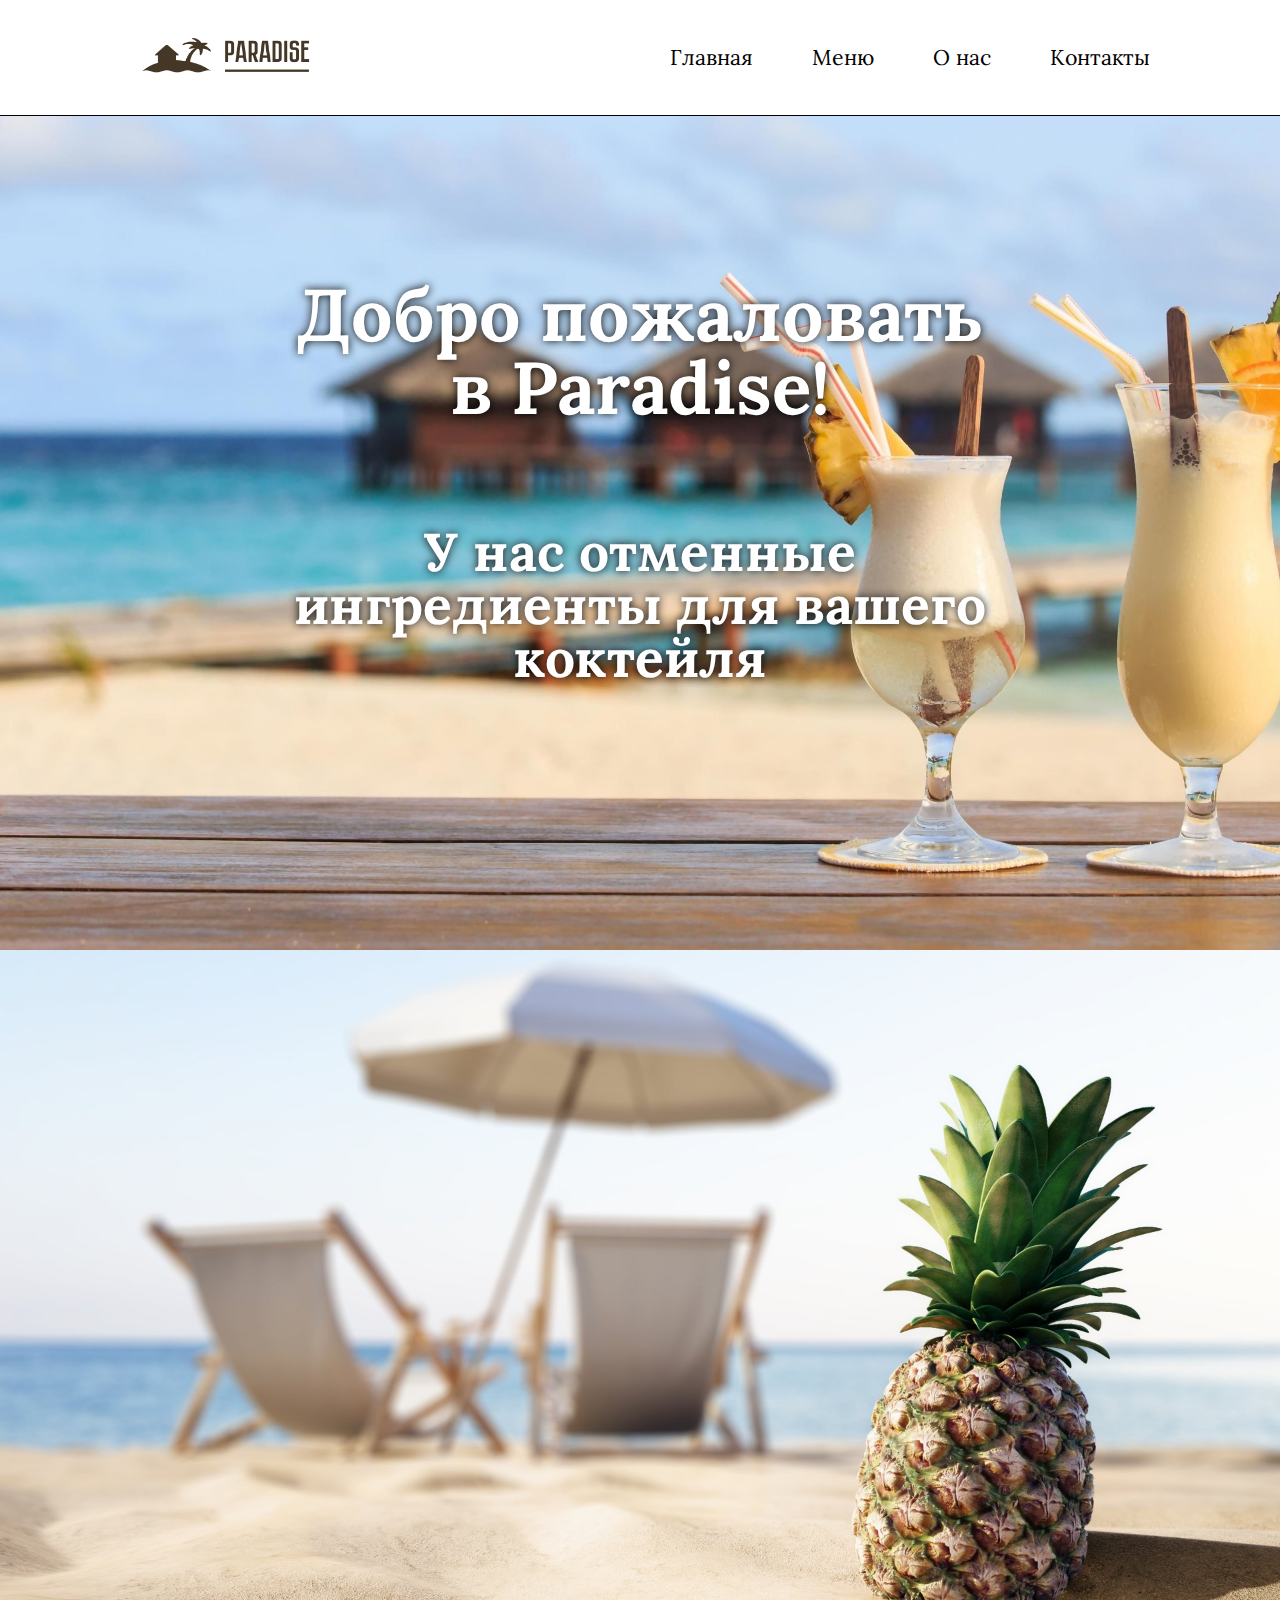
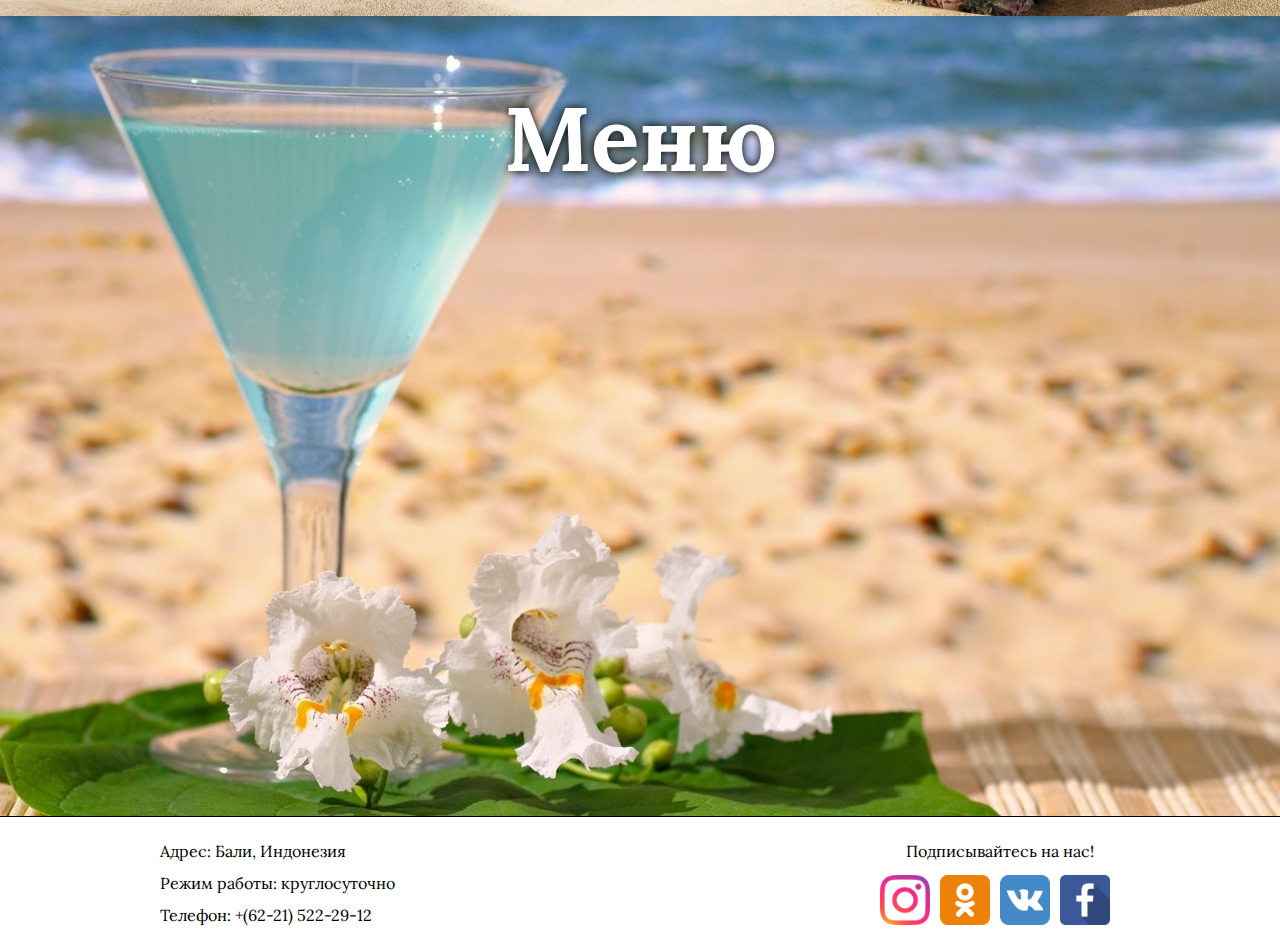
<file: index.html>
<!DOCTYPE html>
<html lang="en">
  <head id="head"> </head>
  <body>
    <header id="header"></header>
    <script async src="./js/header.js"></script>

    <main>
      <div id="first_block">
        <div class="inner_text">
          <h1 class="inner_text_hello">Добро пожаловать в Paradise!</h1>
          <h2 class="inner_text_hello_txt">
            У нас отменные ингредиенты для вашего коктейля
          </h2>
        </div>
      </div>
      <div id="second_block">
        <div class="inner_text">
          <h1 class="inner_text_who">Кто мы такие?</h1>
          <h2 class="inner_text_who_txt">
            Мы - небольшой, независимый бар на фантастическом острове,
            предлагающий комфортную атмосферу, превосходные напитки и
            обслуживание. Мы предлагаем широкий выбор всеми любимых коктейлей.
          </h2>
          <br /><br /><br /><br /><br /><br /><br /><br /><br />
          <div class="morebtn">
            <a href="About.html">О нас &#8594;</a>
          </div>
        </div>
      </div>
      <div id="third_block">
        <div id="menu_bar">
          <h2>Меню</h2>
          <div id="menu_bar_container">
            <div class="abob">
              <a href="desert.html">
                <div class="menu_bar_item">
                  <div class="menu_bar_item_text">Десерты</div>
                </div>
              </a>
            </div>

            <div class="abob">
              <a href="koktail.html">
                <div class="menu_bar_item">
                  <div class="menu_bar_item_text">Коктейли</div>
                </div>
              </a>
            </div>

            <div class="abob">
              <a href="zakuski.html">
                <div class="menu_bar_item">
                  <div class="menu_bar_item_text">Блюда</div>
                </div>
              </a>
            </div>
          </div>
        </div>
      </div>
    </main>
    <footer id="footer"></footer>
    <script async src="./js/footer.js"></script>
    <script src="./js/script.js"></script>
  </body>
</html>
</file>
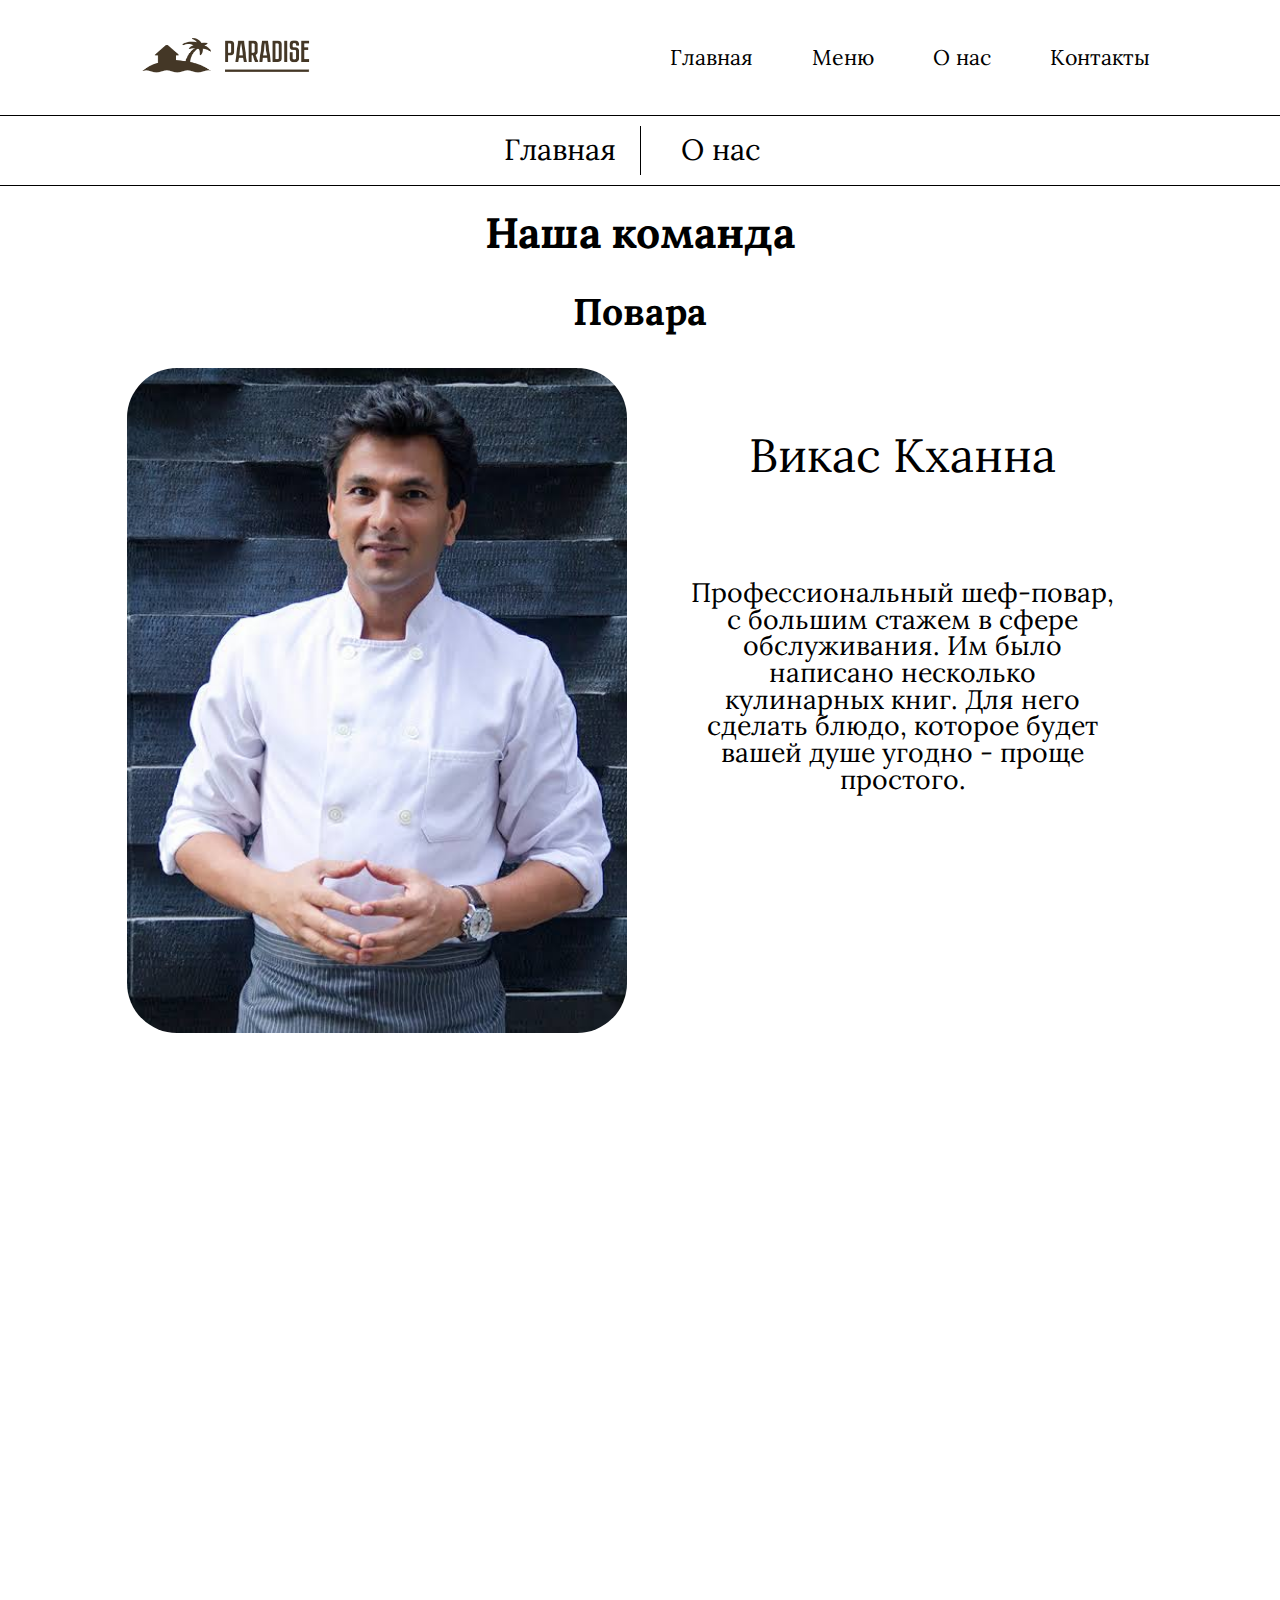
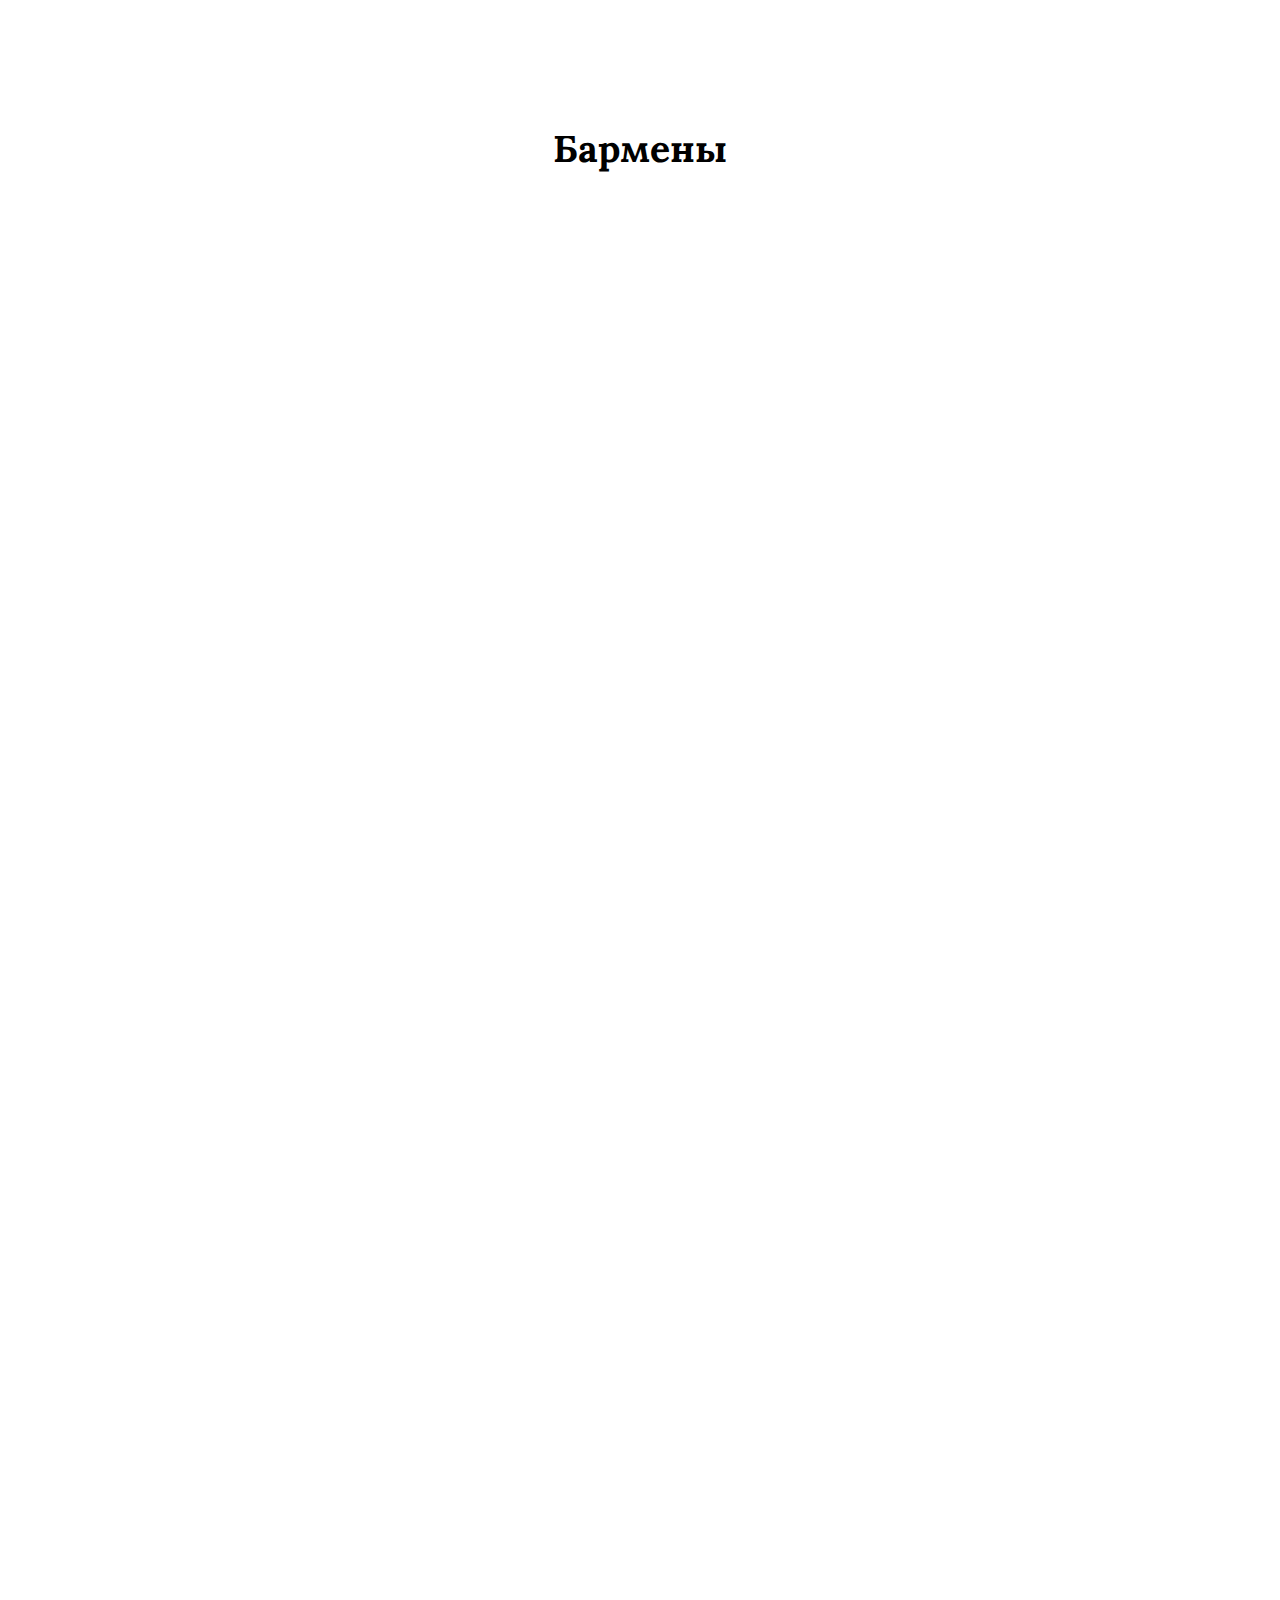
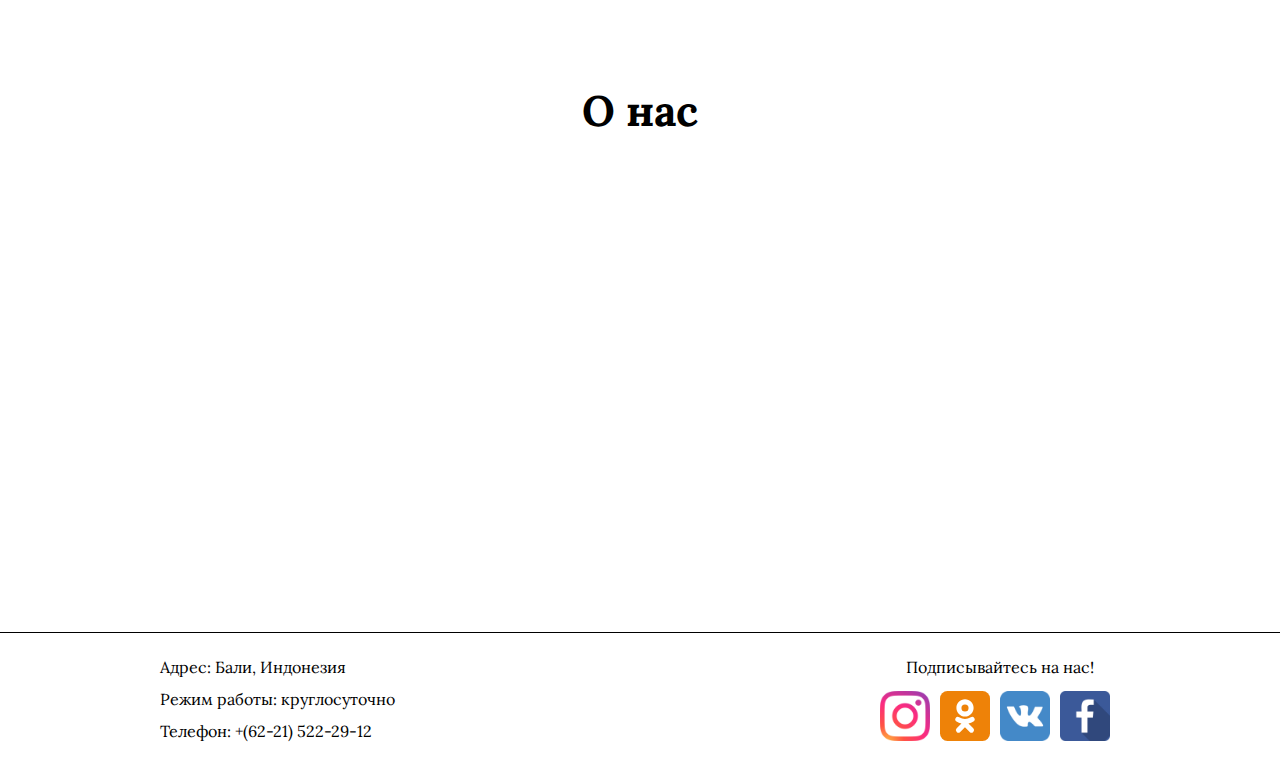
<file: About.html>
<!DOCTYPE html>
<html lang="en">
  <head id="head"> </head>
  <body>
    <header id="header"></header>
    <script async src="./js/header.js"></script>
    <div id="crumbs">
      <a href="index.html" class="crumbs_block">Главная</a>
      <a href="About.html" class="crumbs_block">О нас</a>
    </div>
    <main>
      <div id="about_container">
        <h2 id="our_team">Наша команда</h2>
        <h1 class="team_parts">Повара</h1>
        <div id="people_container">
          <div class="human">
            <img
              class="human_photo"
              src="./img line-up/chef.jpeg"
              alt="Викас"
            />
            <div class="human_container">
              <div class="human_name">Викас Кханна</div>
              <div class="human_description">
                Профессиональный шеф-повар, с большим стажем в сфере
                обслуживания. Им было написано несколько кулинарных книг. Для
                него сделать блюдо, которое будет вашей душе угодно - проще
                простого.
              </div>
            </div>
          </div>
          <div class="human">
            <img
              class="human_photo"
              src="./img line-up/chef2.jpeg"
              alt="Викас"
            />
            <div class="human_container">
              <div class="human_name">Гордон Рамзи</div>
              <div class="human_description">
                Старший повар с хорошо развитым эстетическим вкусом, благодаря
                которому блюда получаются наивысшего уровня! Наш повар настоящий
                волшебник, ведь из простых продуктов, он создаст шедевр. На его
                счету около 10 авторских блюд.
              </div>
            </div>
          </div>
          <h1 class="team_parts">Бармены</h1>

          <div class="human">
            <img
              class="human_photo"
              src="./img line-up/bartender2.jpeg"
              alt="Викас"
            />

            <div class="human_container">
              <div class="human_name">Эля Михайленко</div>
              <div class="human_description">
                Младший бармен, который с лёгкостью смешает вам алкогольный или
                безалкогольный коктейль. Она любимица наших посетителей, именно
                благодаря ей, в нашем заведении приятная атмосфера. Каждый
                коктейль - это новое произведение искусства. Она смешивает
                коктейли настолько быстро, что вы не успеете даже заметить
              </div>
            </div>
          </div>
          <div class="human">
            <img
              class="human_photo"
              src="./img line-up/bartender3.jpeg"
              alt="Викас"
            />
            <div class="human_container">
              <div class="human_name">Арно Рено</div>
              <div class="human_description">
                Не столь знаменитый, но за то опытный бармен, который к 32 годам
                успел поработать в кафе, ресторанах, барах. Мастер в создании
                коктейльного шоу. В ассортименте нашего коктейль-бара есть
                несколько его авторских коктейлей, которые сведут вас с ума.
              </div>
            </div>
          </div>
          <h2 id="about">О нас</h2>
          <h1 class="portfolio">
            Наш коктейль бар работает уже на протяжении 3 лет. С первого дня
            работы наша цель была - радовать вас, наших посетителей, а вы, в
            ответ, радовали нас, своим присутствием! И спустя столько времени,
            наша цель ни чуть не изменилась. Мы всегда рады видеть на ваших
            лицах улыбки. <br /><br />
            В нашей команде состоят самые лучшие повара и бармены, благодаря
            которым наше заведение состоит в тройке лучших баров на Бали. <br />
            Звоните и пишите нам по любым вопросам, мы с радостью поможем Вам.
            <br />
            С уважением и любовью, <br />
            Команда коктейль-бара Paradise
          </h1>
        </div>
      </div>
    </main>
    <footer id="footer"></footer>
    <script async src="./js/footer.js"></script>
    <script src="./js/script.js"></script>
  </body>
</html>
</file>
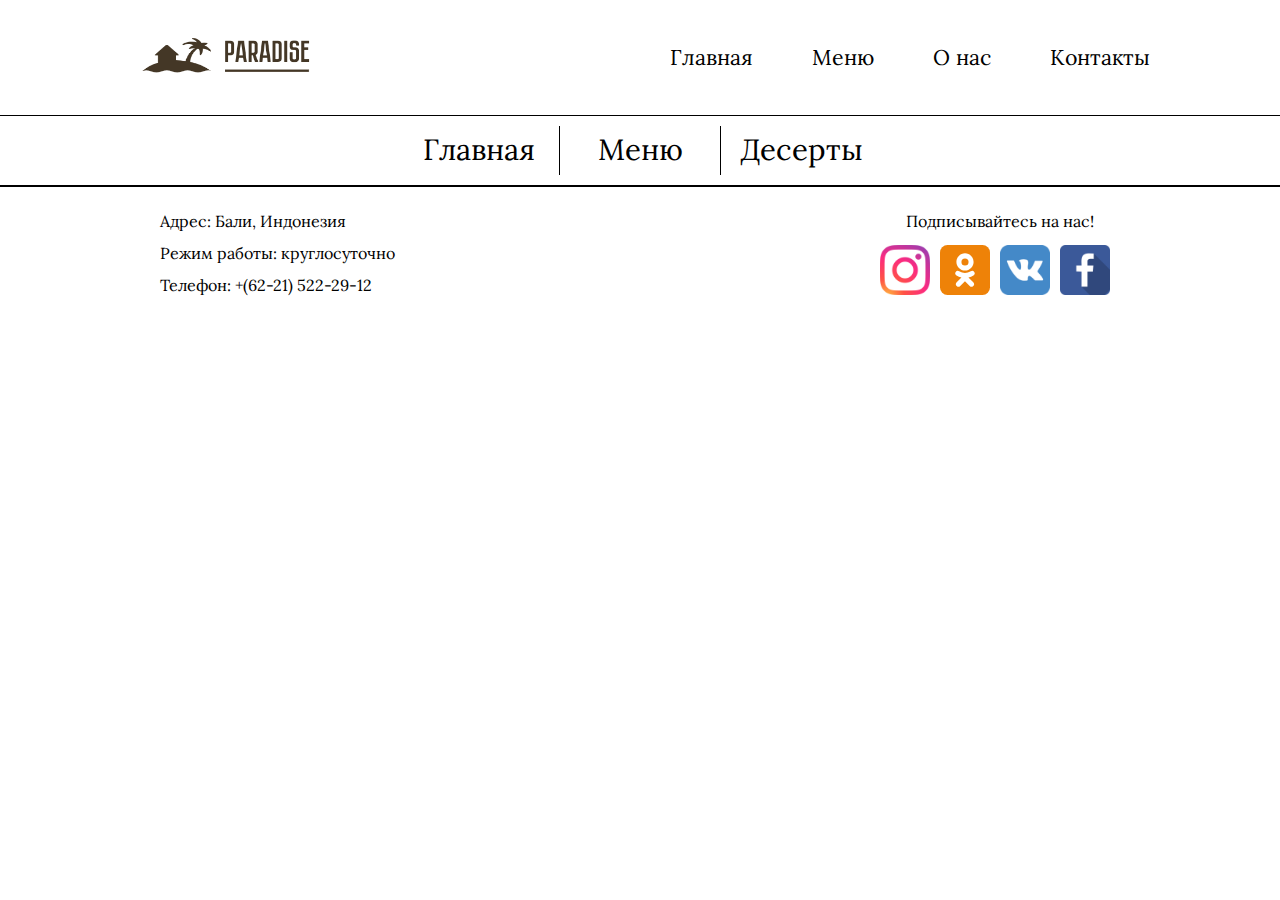
<file: desert.html>
<!DOCTYPE html>
<html lang="en">
  <head id="head"> </head>
  <body>
    <header id="header"></header>
    <script async src="./js/header.js"></script>
    <div id="crumbs">
      <a href="index.html" class="crumbs_block">Главная</a>
      <a href="menu.html" class="crumbs_block">Меню</a>
      <a href="deserts.html" class="crumbs_block">Десерты</a>
    </div>

    <main id="main"></main>
    <footer id="footer"></footer>
    <script async src="./js/footer.js"></script>
    <script src="./js/script.js"></script>
  </body>
</html>
</file>
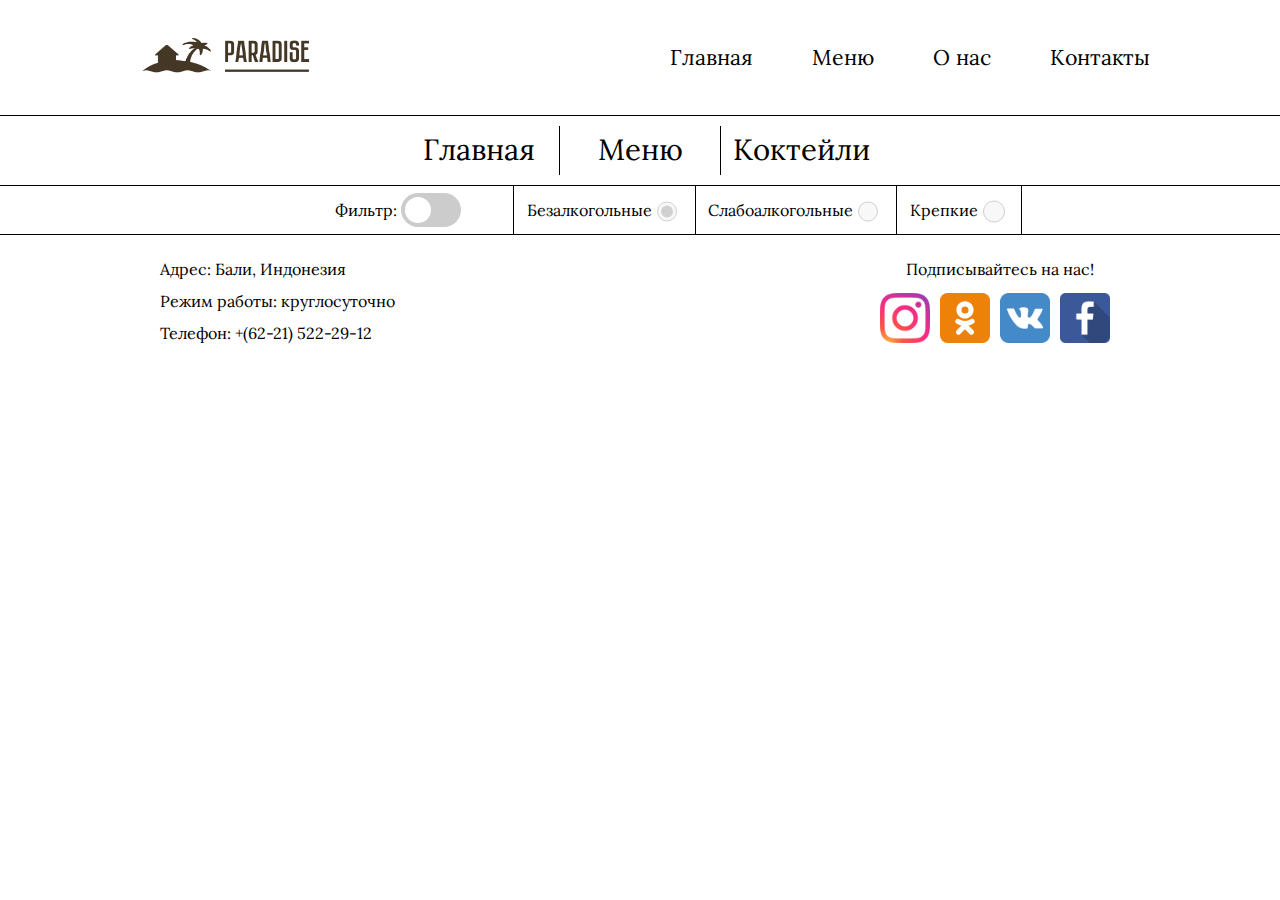
<file: koktail.html>
<!DOCTYPE html>
<html lang="en">
  <head id="head"> </head>
  <body>
    <header id="header"></header>

    <script async src="./js/header.js"></script>
    <div id="crumbs">
      <a href="index.html" class="crumbs_block">Главная</a>
      <a href="menu.html" class="crumbs_block">Меню</a>
      <a href="koktail.html" class="crumbs_block">Коктейли</a>
    </div>

    <div id="filter_container">
      <div class="toggle">
        <div style="display: flex; align-items: center">
          Фильтр:&nbsp;
          <label class="switch">
            <input type="checkbox" class="filterOn" onchange="refresh()" />
            <span class="slider round"></span>
          </label>
        </div>
      </div>
      <div class="parameters">
        <label id="checkboxes">
          <div id="labels">
            <label class="label_alcohol" for=""
              >Безалкогольные
              <input
                disabled
                type="radio"
                name="filter"
                class="radio"
                value="free"
                onchange="refresh()"
                checked
              />
            </label>
            <label class="label_alcohol" for=""
              >Слабоалкогольные
              <input
                disabled
                type="radio"
                name="filter"
                class="radio"
                value="low"
                onchange="refresh()"
              />
            </label>
            <label class="label_alcohol" for=""
              >Крепкие
              <input
                disabled
                type="radio"
                name="filter"
                class="radio"
                value="strong"
                onchange="refresh()"
              />
            </label>
          </div>
        </label>
      </div>
    </div>
    <main id="main">
      <script src="./js/script.js"></script>
    </main>
    <footer id="footer"></footer>
    <script async src="./js/footer.js"></script>
  </body>
</html>
</file>
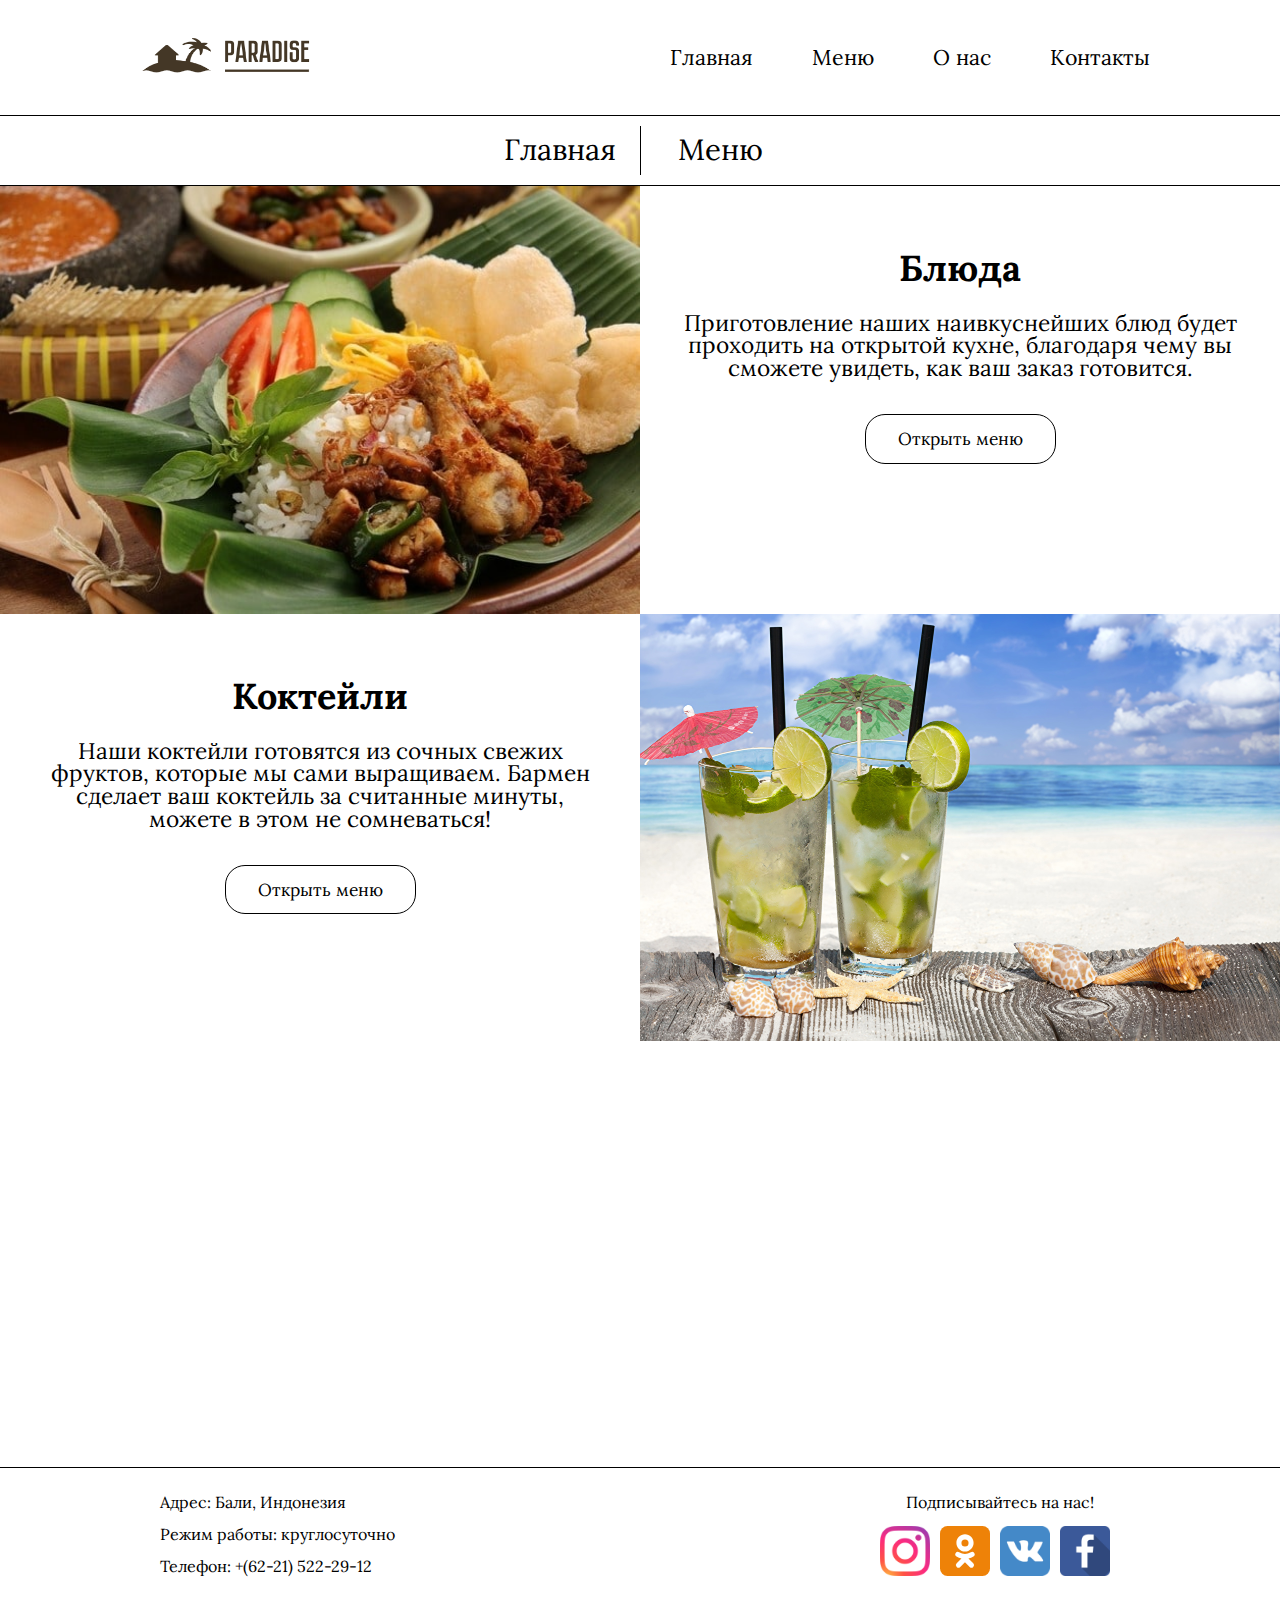
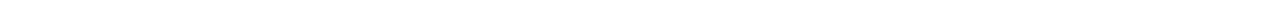
<file: menu.html>
<!DOCTYPE html>
<html lang="en">
  <head id="head"> </head>
  <body>
    <header id="header"></header>
    <script async src="./js/header.js"></script>
    <main>
      <div id="crumbs">
        <a href="index.html" class="crumbs_block">Главная</a>
        <a href="menu.html" class="crumbs_block">Меню</a>
      </div>
      <div class="menu_main">
        <div class="menu_group">
          <img src="./img блюда/наси удук.jpeg" alt="1" class="menu_img" />
          <div class="menu_about">
            <p class="menu_name">Блюда</p>
            <p class="menu_text">
              Приготовление наших наивкуснейших блюд будет проходить на открытой
              кухне, благодаря чему вы сможете увидеть, как ваш заказ готовится.
            </p>
            <div class="menu_button_container">
              <a href="zakuski.html" class="menu_button">Открыть меню</a>
            </div>
          </div>
        </div>
        <div class="menu_group">
          <img src="./img/зонт.jpeg" alt="1" class="menu_img" />
          <div class="menu_about">
            <p class="menu_name">Коктейли</p>
            <p class="menu_text">
              Наши коктейли готовятся из сочных свежих фруктов, которые мы сами
              выращиваем. Бармен сделает ваш коктейль за считанные минуты,
              можете в этом не сомневаться!
            </p>
            <div class="menu_button_container">
              <a href="koktail.html" class="menu_button">Открыть меню</a>
            </div>
          </div>
        </div>
        <div class="menu_group">
          <img src="./img десерты/колак.jpeg" alt="1" class="menu_img" />
          <div class="menu_about">
            <p class="menu_name">Десерты</p>
            <p class="menu_text">
              Каждый наш десерт не оставит вас равнодушным! В ассортименте
              десерты на любой вкус: сладкие, низкокалорийные с экзотическим
              ароматом! Десерт, который вы попробуете, точно станет вашим
              любимчиком!
            </p>
            <div class="menu_button_container">
              <a href="desert.html" class="menu_button">Открыть меню</a>
            </div>
          </div>
        </div>
      </div>
    </main>
    <footer id="footer"></footer>
    <script async src="./js/footer.js"></script>
    <script src="./js/script.js"></script>
  </body>
</html>
</file>
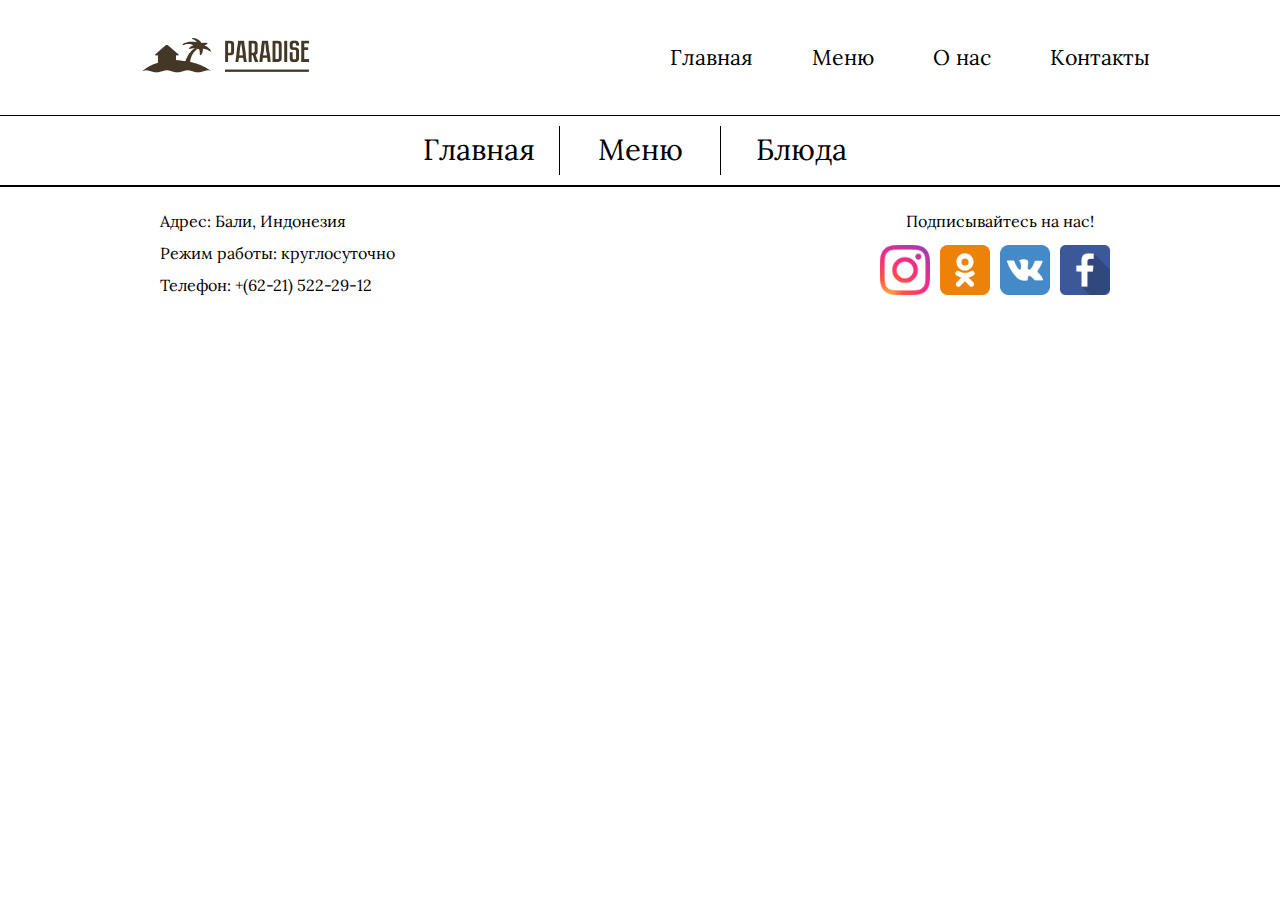
<file: zakuski.html>
<!DOCTYPE html>
<html lang="en">
  <head id="head"> </head>
  <body>
    <header id="header"></header>
    <script async src="./js/header.js"></script>
    <div id="crumbs">
      <a href="index.html" class="crumbs_block">Главная</a>
      <a href="menu.html" class="crumbs_block">Меню</a>
      <a href="zakuski.html" class="crumbs_block">Блюда</a>
    </div>
    <main id="main"></main>
    <footer id="footer"></footer>
    <script async src="./js/footer.js"></script>
    <script src="./js/script.js"></script>
  </body>
</html>
</file>
